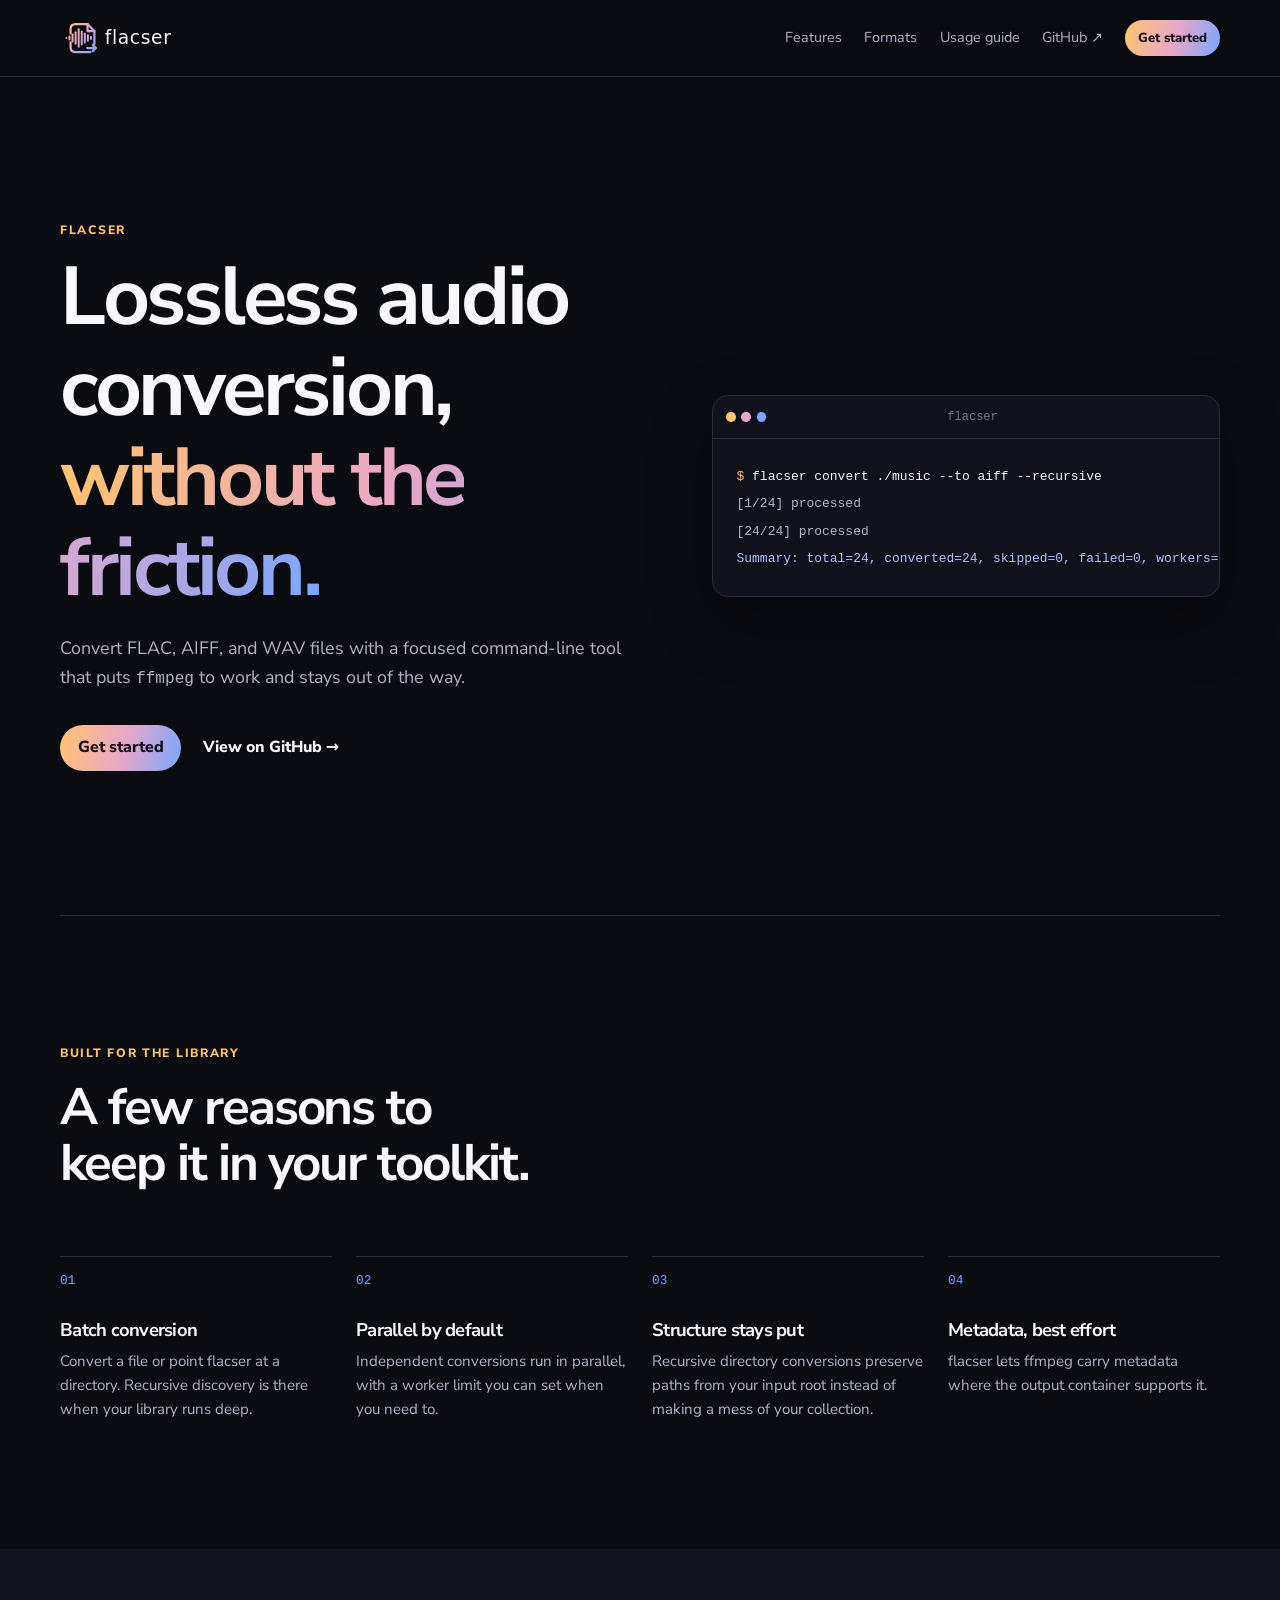
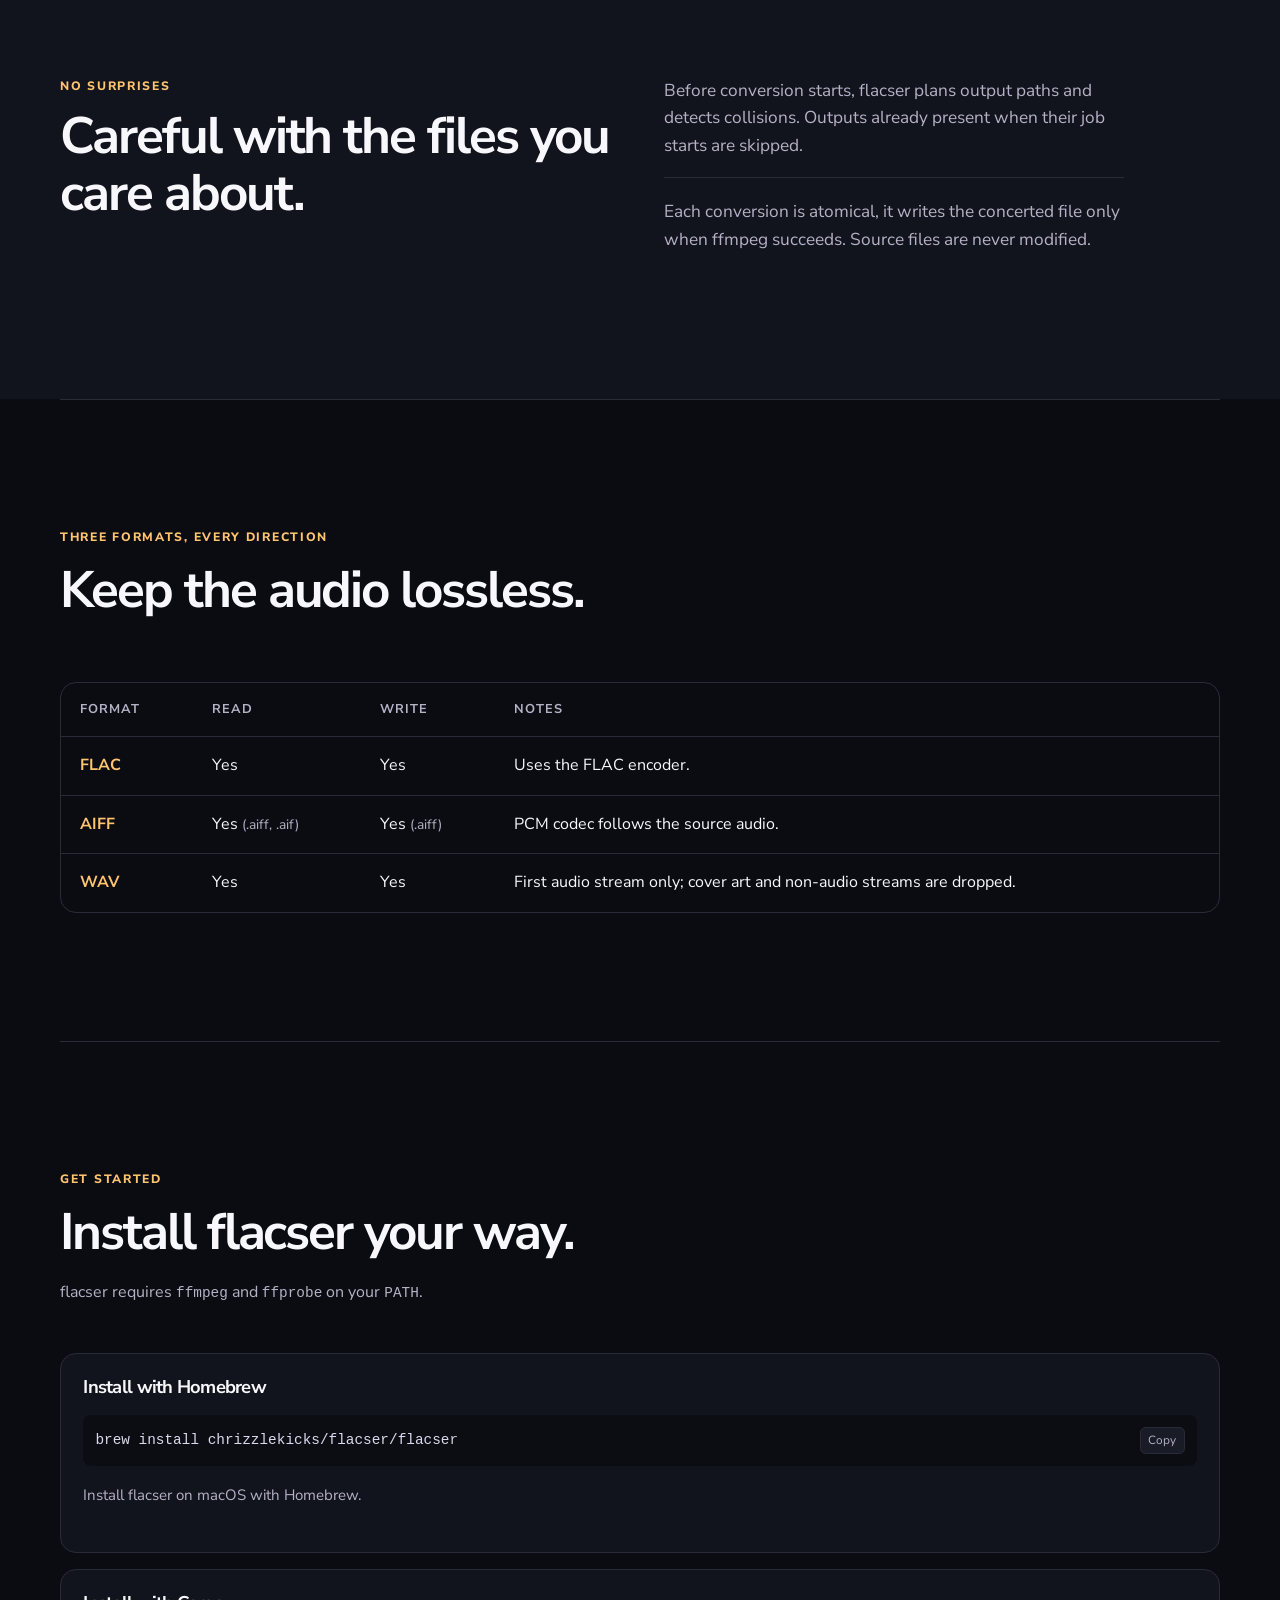
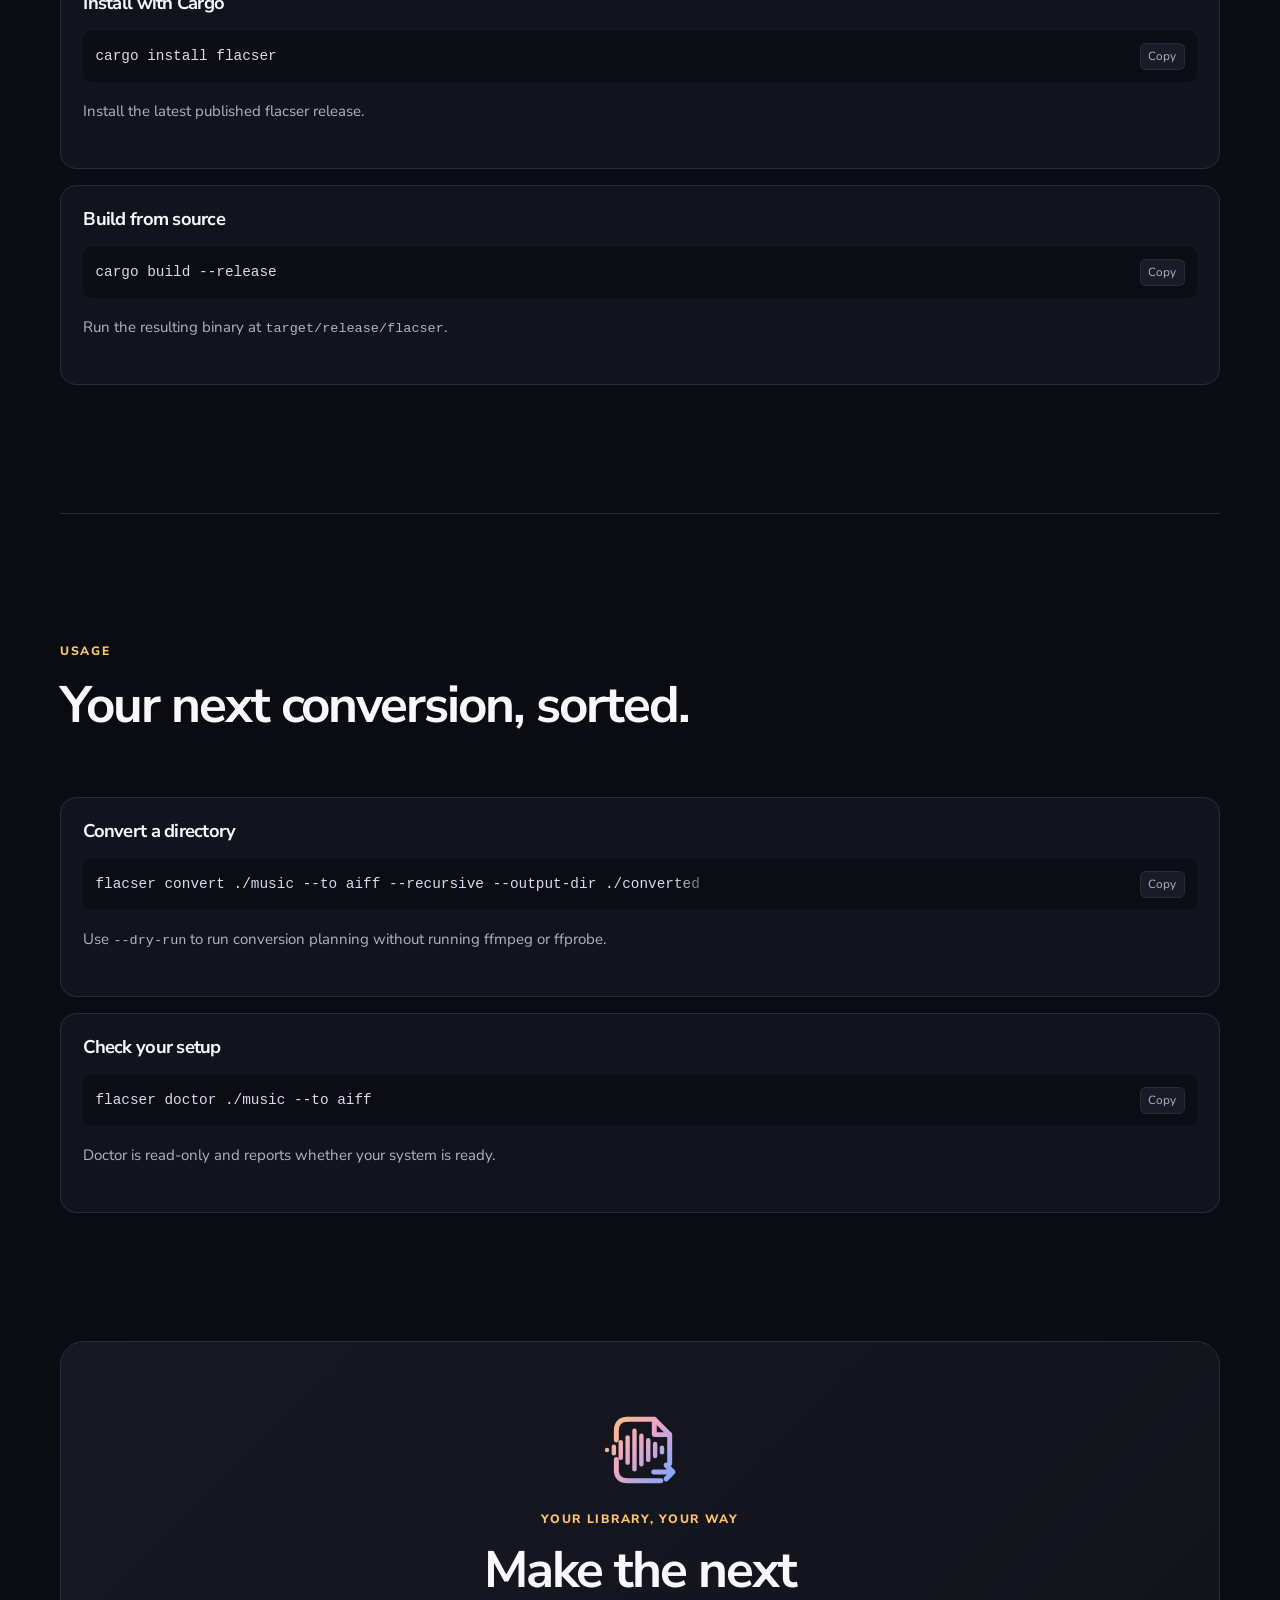
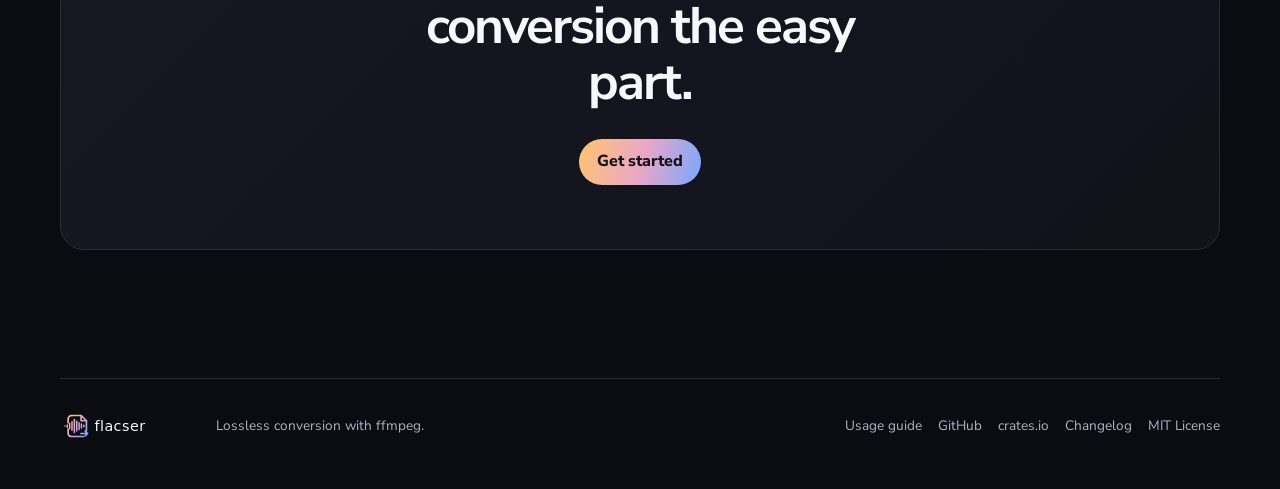
<file: website/index.html>
<!doctype html>
<html lang="en">
<head>
  <meta charset="utf-8">
  <meta name="viewport" content="width=device-width, initial-scale=1">
  <title>flacser — Lossless audio conversion, without the friction.</title>
  <meta name="description" content="A fast CLI for converting FLAC, AIFF, and WAV files with ffmpeg.">
  <link rel="canonical" href="https://chrizzlekicks.github.io/flacser/">
  <link rel="icon" href="assets/brand/flacser-icon.svg" type="image/svg+xml">
  <meta property="og:title" content="flacser — Lossless audio conversion, without the friction.">
  <meta property="og:description" content="Convert FLAC, AIFF, and WAV files with a focused CLI built on ffmpeg.">
  <meta property="og:type" content="website">
  <meta property="og:url" content="https://chrizzlekicks.github.io/flacser/">
  <meta property="og:image" content="https://chrizzlekicks.github.io/flacser/assets/images/social-preview.png">
  <meta name="twitter:card" content="summary_large_image">
  <link rel="preconnect" href="https://fonts.googleapis.com">
  <link rel="preconnect" href="https://fonts.gstatic.com" crossorigin>
  <link href="https://fonts.googleapis.com/css2?family=Nunito+Sans:wght@400..800&display=swap" rel="stylesheet">
  <link rel="stylesheet" href="styles.css">
  <script src="script.js" defer></script>
</head>
<body>
  <a class="skip-link" href="#main">Skip to content</a>
  <header class="site-header">
    <nav class="nav container" aria-label="Primary navigation">
      <a class="brand" href="#top" aria-label="flacser home"><img src="assets/brand/flacser-horizontal-dark.svg" alt="flacser"></a>
      <button class="menu-button" type="button" aria-expanded="false" aria-controls="nav-links">Menu</button>
      <div class="nav-links" id="nav-links">
        <a href="#features">Features</a>
        <a href="#formats">Formats</a>
        <a href="usage.html">Usage guide</a>
        <a href="https://github.com/chrizzlekicks/flacser">GitHub <span aria-hidden="true">↗</span></a>
        <a class="button button-small" href="#get-started">Get started</a>
      </div>
    </nav>
  </header>

  <main id="main">
    <section class="hero container" id="top">
      <div class="hero-copy">
        <p class="eyebrow">flacser</p>
        <h1>Lossless audio conversion, <span>without the friction.</span></h1>
        <p class="lede">Convert FLAC, AIFF, and WAV files with a focused command-line tool that puts <code>ffmpeg</code> to work and stays out of the way.</p>
        <div class="actions">
          <a class="button" href="#get-started">Get started</a>
          <a class="text-link" href="https://github.com/chrizzlekicks/flacser">View on GitHub <span aria-hidden="true">→</span></a>
        </div>
      </div>
      <div class="terminal" aria-label="Terminal example">
        <div class="terminal-bar"><span></span><span></span><span></span><p>flacser</p></div>
        <pre><code><span class="prompt">$</span> flacser convert ./music --to aiff --recursive
<span class="muted">[1/24] processed</span>
<span class="muted">[24/24] processed</span>
<span class="success">Summary: total=24, converted=24, skipped=0, failed=0, workers=7</span></code></pre>
      </div>
    </section>

    <section class="section container" id="features" aria-labelledby="features-title">
      <div class="section-heading"><p class="eyebrow">Built for the library</p><h2 id="features-title">A few reasons to keep it in your toolkit.</h2></div>
      <div class="benefits">
        <article><span class="number">01</span><h3>Batch conversion</h3><p>Convert a file or point flacser at a directory. Recursive discovery is there when your library runs deep.</p></article>
        <article><span class="number">02</span><h3>Parallel by default</h3><p>Independent conversions run in parallel, with a worker limit you can set when you need to.</p></article>
        <article><span class="number">03</span><h3>Structure stays put</h3><p>Recursive directory conversions preserve paths from your input root instead of making a mess of your collection.</p></article>
        <article><span class="number">04</span><h3>Metadata, best effort</h3><p>flacser lets ffmpeg carry metadata where the output container supports it.</p></article>
      </div>
    </section>

    <section class="safety-wrap" id="safety" aria-labelledby="safety-title">
      <div class="section container safety">
        <div><p class="eyebrow">No surprises</p><h2 id="safety-title">Careful with the files you care about.</h2></div>
        <div class="safety-copy"><p>Before conversion starts, flacser plans output paths and detects collisions. Outputs already present when their job starts are skipped.</p><p>Each conversion is atomical, it writes the concerted file only when ffmpeg succeeds. Source files are never modified.</p></div>
      </div>
    </section>

    <section class="section container" id="formats" aria-labelledby="formats-title">
      <div class="section-heading"><p class="eyebrow">Three formats, every direction</p><h2 id="formats-title">Keep the audio lossless.</h2></div>
      <div class="format-table" role="region" aria-label="Supported conversion formats" tabindex="0">
        <table>
          <thead><tr><th scope="col">Format</th><th scope="col">Read</th><th scope="col">Write</th><th scope="col">Notes</th></tr></thead>
          <tbody>
            <tr><th scope="row">FLAC</th><td data-label="Read">Yes</td><td data-label="Write">Yes</td><td data-label="Notes">Uses the FLAC encoder.</td></tr>
            <tr><th scope="row">AIFF</th><td data-label="Read">Yes <span class="subtle">(.aiff, .aif)</span></td><td data-label="Write">Yes <span class="subtle">(.aiff)</span></td><td data-label="Notes">PCM codec follows the source audio.</td></tr>
            <tr><th scope="row">WAV</th><td data-label="Read">Yes</td><td data-label="Write">Yes</td><td data-label="Notes">First audio stream only; cover art and non-audio streams are dropped.</td></tr>
          </tbody>
        </table>
      </div>
    </section>

    <section class="section container" id="get-started" aria-labelledby="get-started-title">
      <div class="section-heading"><p class="eyebrow">Get started</p><h2 id="get-started-title">Install flacser your way.</h2><p>flacser requires <code>ffmpeg</code> and <code>ffprobe</code> on your <code>PATH</code>.</p></div>
      <div class="code-grid">
        <article class="code-card"><h3>Install with Homebrew</h3><div class="command"><code>brew install chrizzlekicks/flacser/flacser</code><button type="button" class="copy-button" data-copy="brew install chrizzlekicks/flacser/flacser" aria-label="Copy Homebrew install command">Copy</button></div><p>Install flacser on macOS with Homebrew.</p></article>
        <article class="code-card"><h3>Install with Cargo</h3><div class="command"><code>cargo install flacser</code><button type="button" class="copy-button" data-copy="cargo install flacser" aria-label="Copy Cargo install command">Copy</button></div><p>Install the latest published flacser release.</p></article>
        <article class="code-card"><h3>Build from source</h3><div class="command"><code>cargo build --release</code><button type="button" class="copy-button" data-copy="cargo build --release" aria-label="Copy build command">Copy</button></div><p>Run the resulting binary at <code>target/release/flacser</code>.</p></article>
      </div>
    </section>

    <section class="section container install" id="usage" aria-labelledby="usage-title">
      <div class="section-heading"><p class="eyebrow">Usage</p><h2 id="usage-title">Your next conversion, sorted.</h2></div>
      <div class="code-grid">
        <article class="code-card"><h3>Convert a directory</h3><div class="command"><code>flacser convert ./music --to aiff --recursive --output-dir ./converted</code><button type="button" class="copy-button" data-copy="flacser convert ./music --to aiff --recursive --output-dir ./converted" aria-label="Copy conversion command">Copy</button></div><p>Use <code>--dry-run</code> to run conversion planning without running ffmpeg or ffprobe.</p></article>
        <article class="code-card"><h3>Check your setup</h3><div class="command"><code>flacser doctor ./music --to aiff</code><button type="button" class="copy-button" data-copy="flacser doctor ./music --to aiff" aria-label="Copy doctor command">Copy</button></div><p>Doctor is read-only and reports whether your system is ready.</p></article>
      </div>
    </section>

    <section class="final-cta container" aria-labelledby="cta-title">
      <img src="assets/brand/flacser-icon.svg" alt="" width="88" height="88">
      <p class="eyebrow">Your library, your way</p><h2 id="cta-title">Make the next conversion the easy part.</h2>
      <a class="button" href="#get-started">Get started</a>
    </section>
  </main>

  <footer class="footer container">
    <img src="assets/brand/flacser-horizontal-dark.svg" alt="flacser">
    <p>Lossless conversion with ffmpeg.</p>
    <div><a href="usage.html">Usage guide</a><a href="https://github.com/chrizzlekicks/flacser">GitHub</a><a href="https://crates.io/crates/flacser">crates.io</a><a href="https://github.com/chrizzlekicks/flacser/blob/main/CHANGELOG.md">Changelog</a><a href="https://github.com/chrizzlekicks/flacser/blob/main/LICENSE">MIT License</a></div>
  </footer>
</body>
</html>
</file>
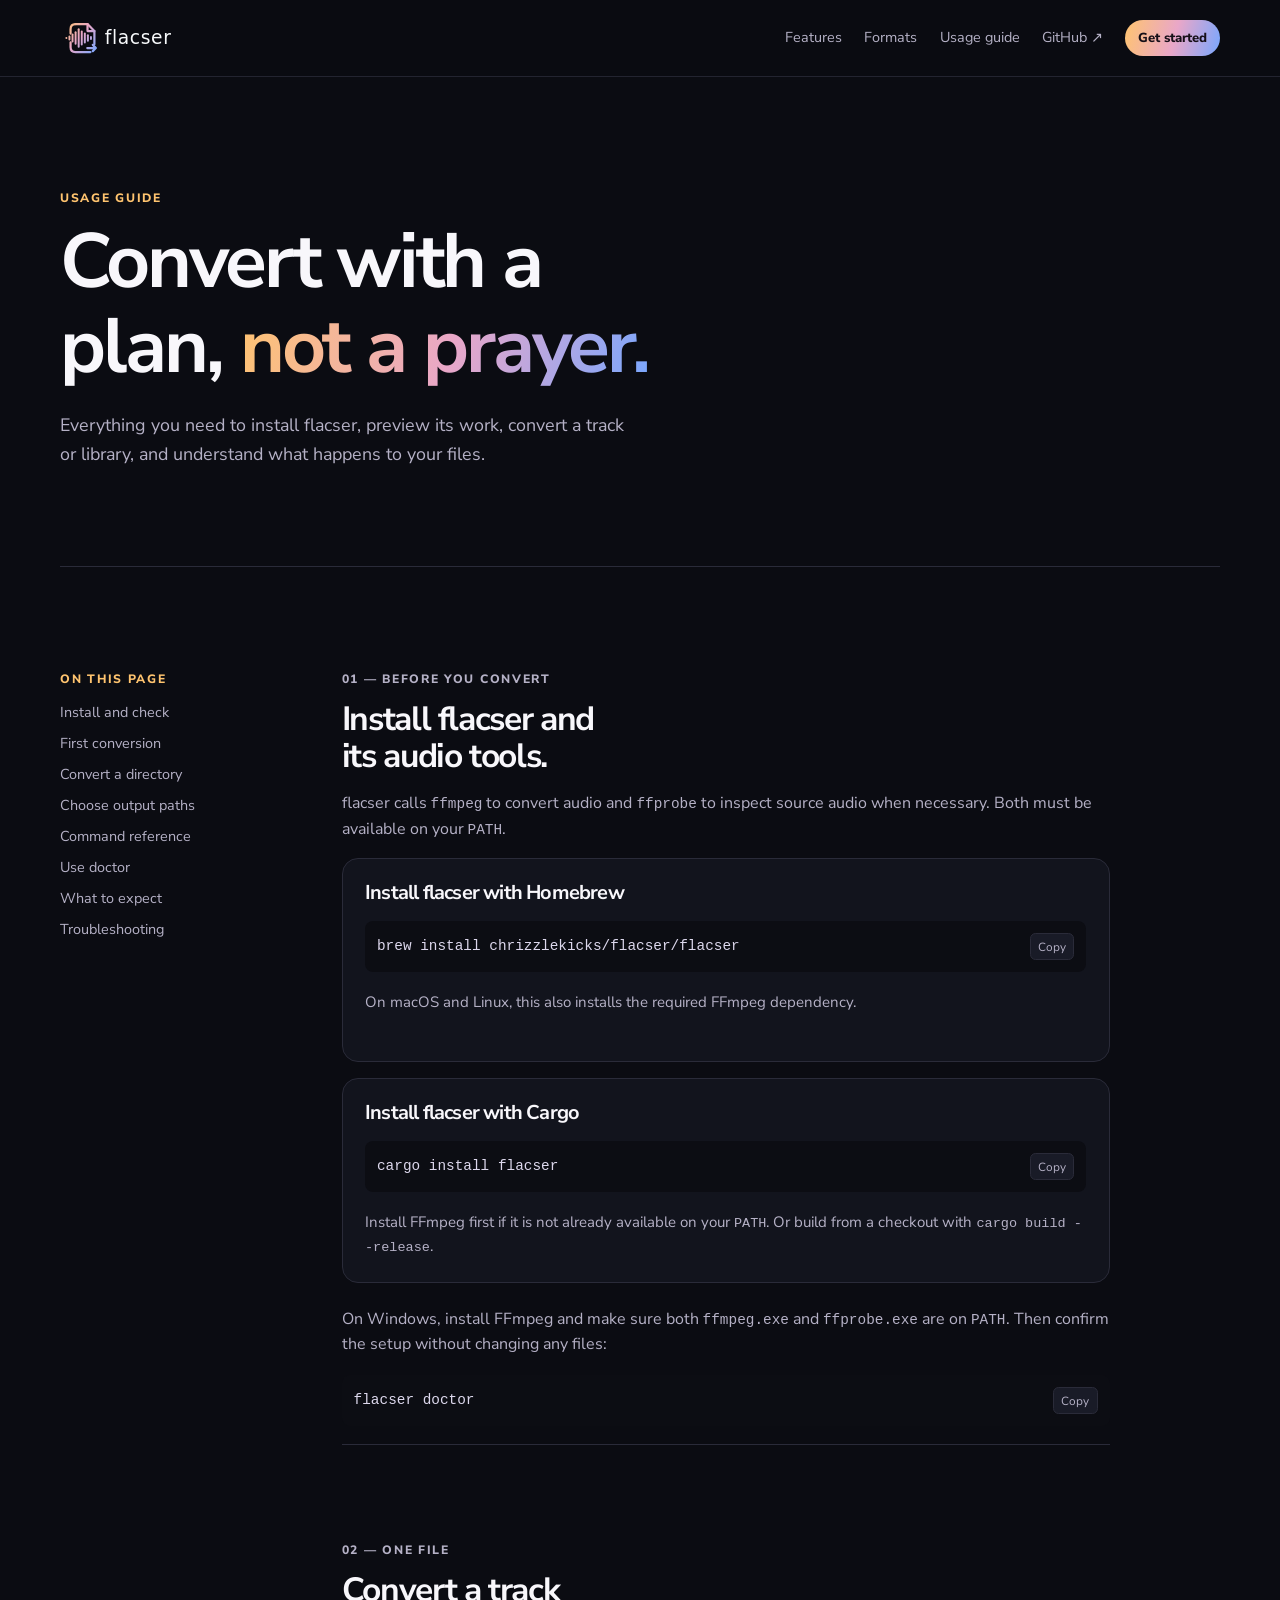
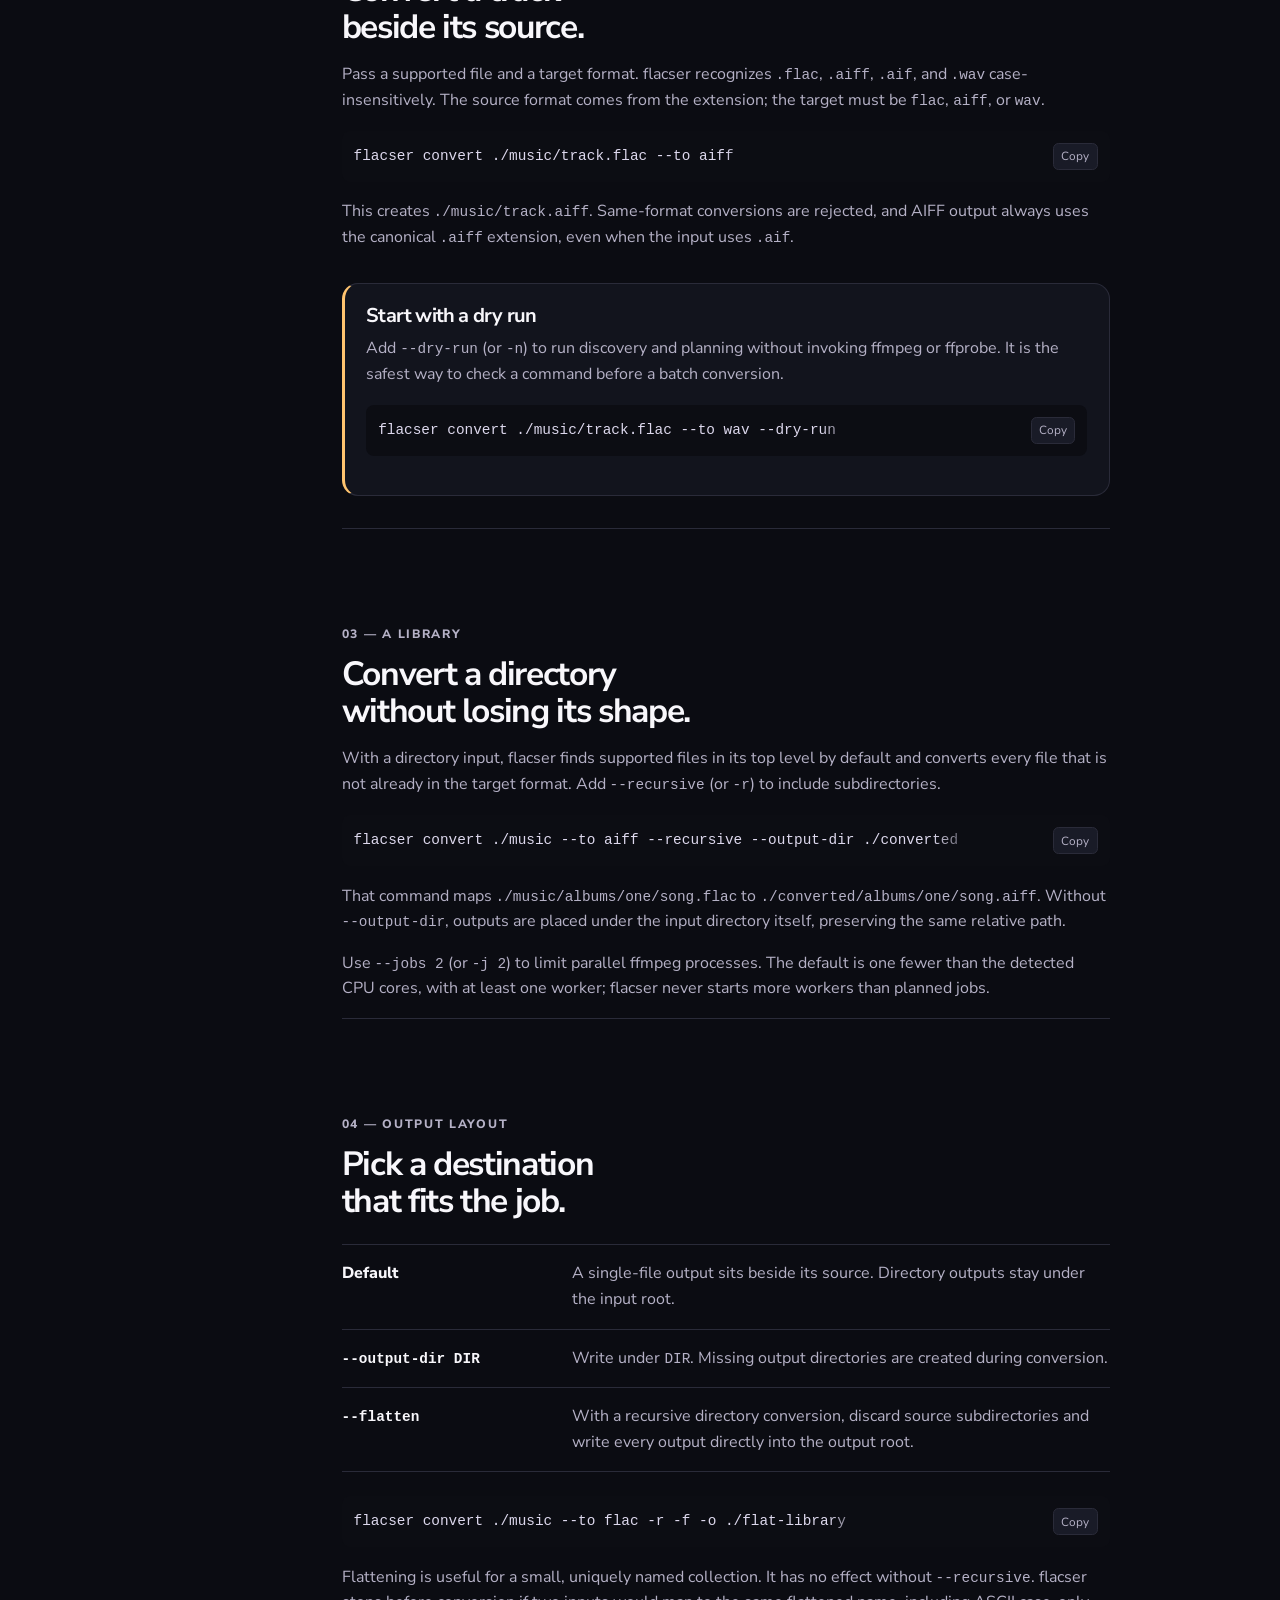
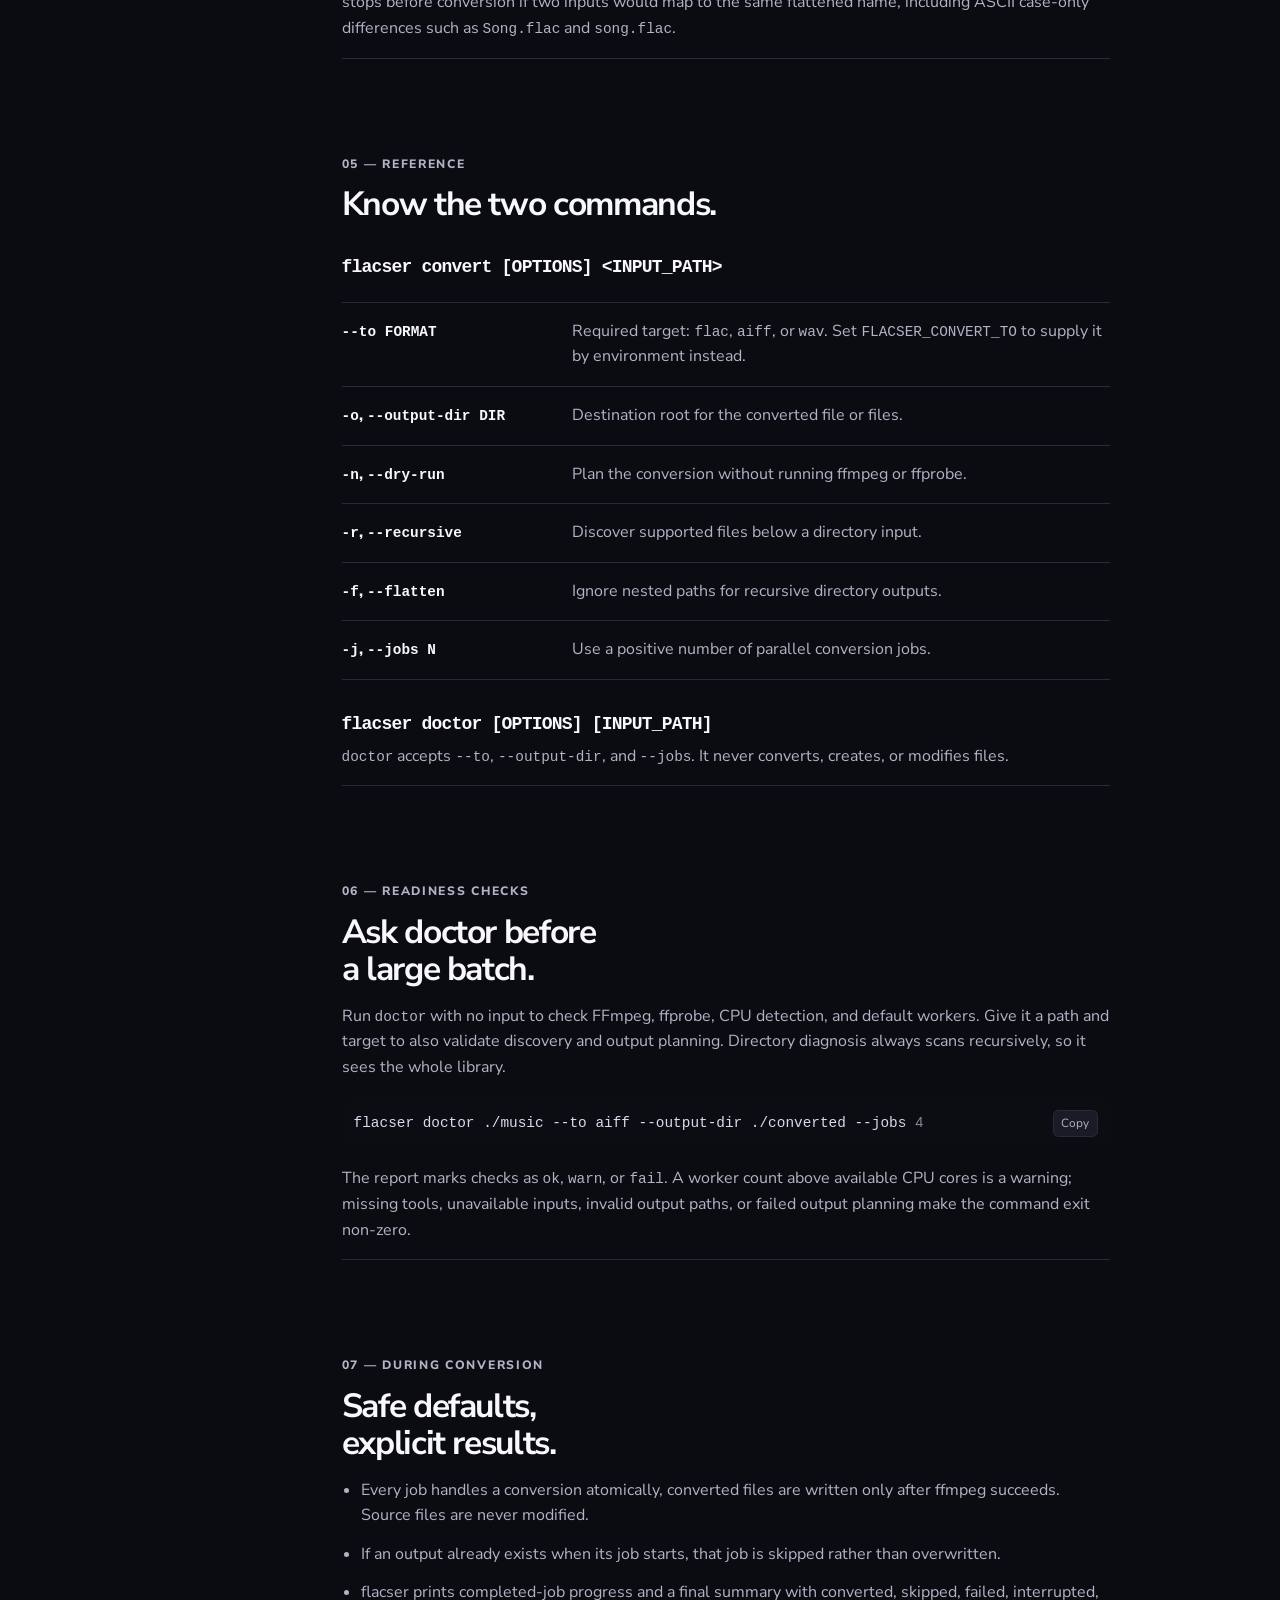
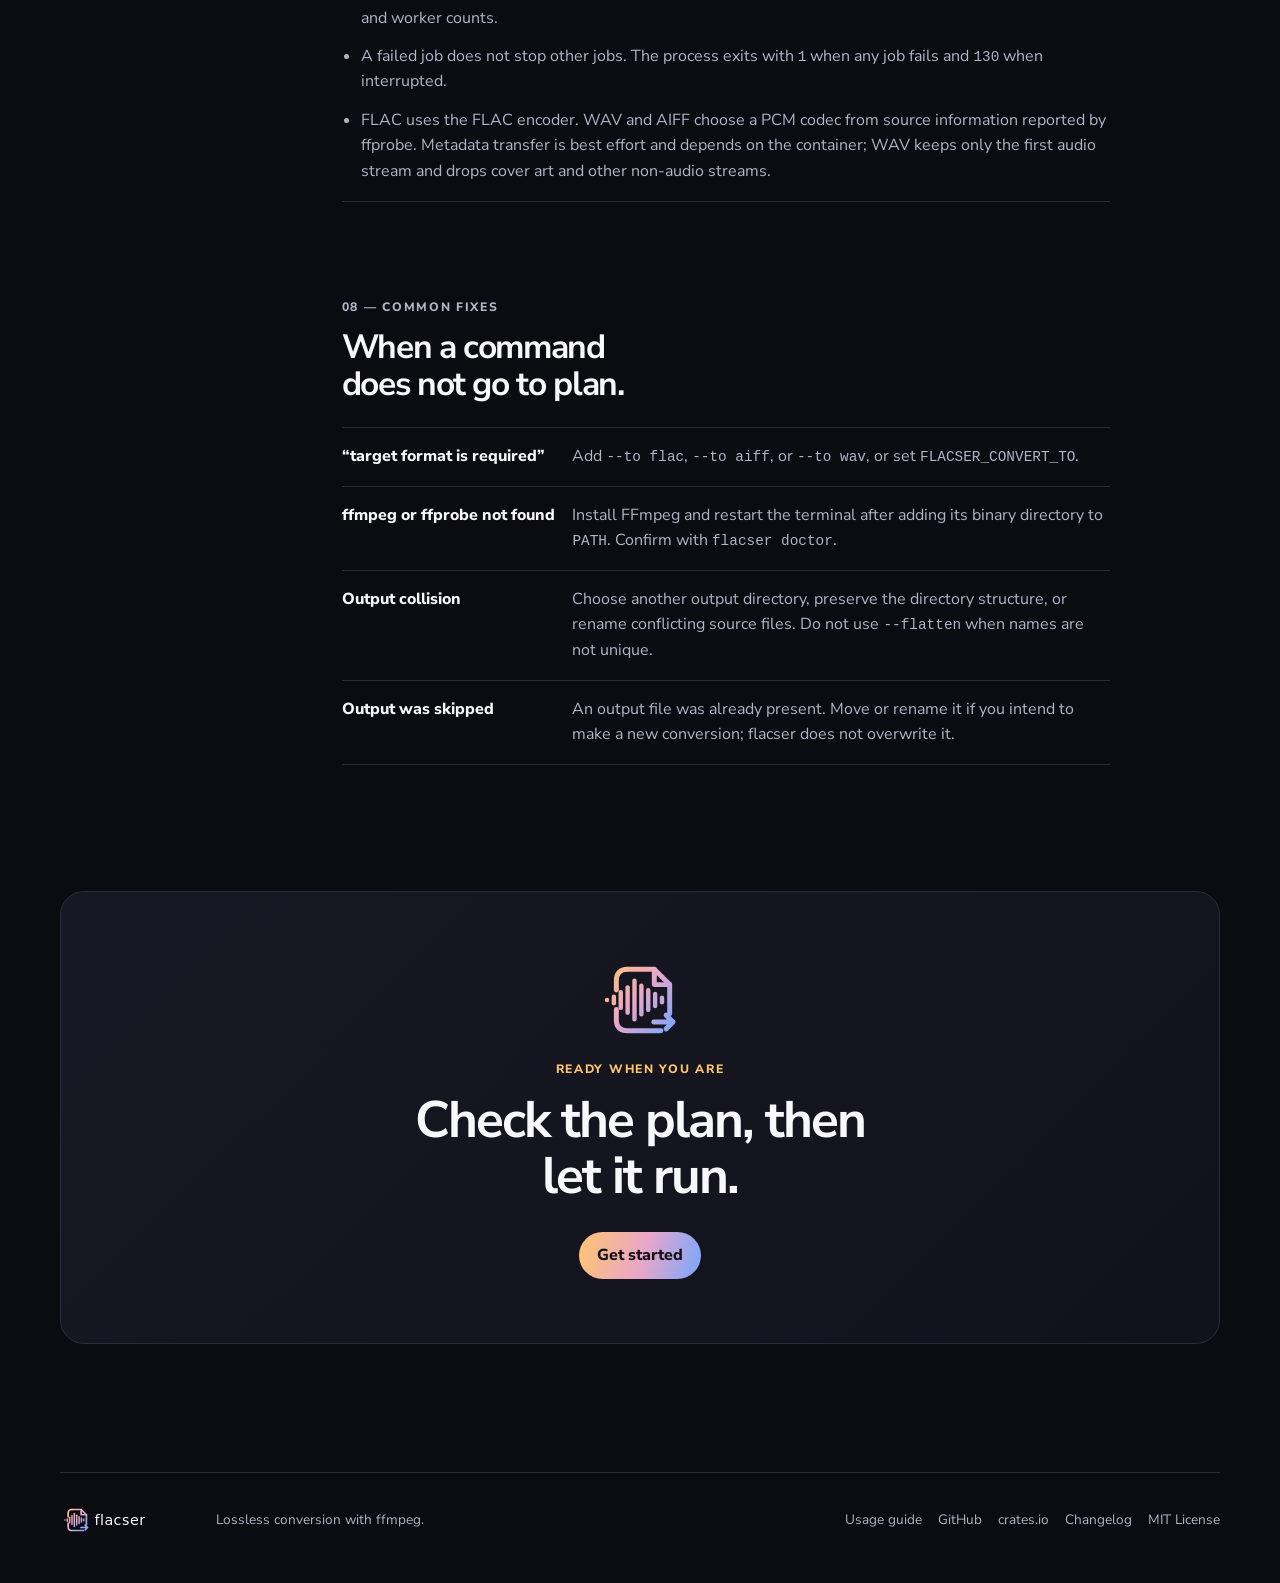
<file: website/usage.html>
<!doctype html>
<html lang="en">
<head>
  <meta charset="utf-8">
  <meta name="viewport" content="width=device-width, initial-scale=1">
  <title>Usage guide — flacser</title>
  <meta name="description" content="A complete guide to installing, configuring, and using flacser for lossless audio conversion.">
  <link rel="canonical" href="https://chrizzlekicks.github.io/flacser/usage.html">
  <link rel="icon" href="assets/brand/flacser-icon.svg" type="image/svg+xml">
  <meta property="og:title" content="Usage guide — flacser">
  <meta property="og:description" content="Install, configure, and use flacser for safe lossless audio conversion.">
  <meta property="og:type" content="website">
  <meta property="og:url" content="https://chrizzlekicks.github.io/flacser/usage.html">
  <meta property="og:image" content="https://chrizzlekicks.github.io/flacser/assets/images/social-preview.png">
  <meta name="twitter:card" content="summary_large_image">
  <link rel="preconnect" href="https://fonts.googleapis.com">
  <link rel="preconnect" href="https://fonts.gstatic.com" crossorigin>
  <link href="https://fonts.googleapis.com/css2?family=Nunito+Sans:wght@400..800&display=swap" rel="stylesheet">
  <link rel="stylesheet" href="styles.css">
  <script src="script.js" defer></script>
</head>
<body>
  <a class="skip-link" href="#main">Skip to content</a>
  <header class="site-header">
    <nav class="nav container" aria-label="Primary navigation">
      <a class="brand" href="index.html" aria-label="flacser home"><img src="assets/brand/flacser-horizontal-dark.svg" alt="flacser"></a>
      <button class="menu-button" type="button" aria-expanded="false" aria-controls="nav-links">Menu</button>
      <div class="nav-links" id="nav-links">
        <a href="index.html#features">Features</a>
        <a href="index.html#formats">Formats</a>
        <a href="usage.html" aria-current="page">Usage guide</a>
        <a href="https://github.com/chrizzlekicks/flacser">GitHub <span aria-hidden="true">↗</span></a>
        <a class="button button-small" href="index.html#get-started">Get started</a>
      </div>
    </nav>
  </header>

  <main id="main">
    <section class="docs-hero container">
      <p class="eyebrow">Usage guide</p>
      <h1>Convert with a plan, <span>not a prayer.</span></h1>
      <p class="lede">Everything you need to install flacser, preview its work, convert a track or library, and understand what happens to your files.</p>
    </section>

    <div class="docs-layout container">
      <aside class="docs-toc" aria-label="On this page">
        <p class="eyebrow">On this page</p>
        <a href="#install">Install and check</a>
        <a href="#first-conversion">First conversion</a>
        <a href="#directory-conversion">Convert a directory</a>
        <a href="#output-paths">Choose output paths</a>
        <a href="#options">Command reference</a>
        <a href="#doctor">Use doctor</a>
        <a href="#what-to-expect">What to expect</a>
        <a href="#troubleshooting">Troubleshooting</a>
      </aside>

      <article class="docs-content">
        <section id="install" aria-labelledby="install-title">
          <p class="eyebrow">01 — Before you convert</p>
          <h2 id="install-title">Install flacser and its audio tools.</h2>
          <p>flacser calls <code>ffmpeg</code> to convert audio and <code>ffprobe</code> to inspect source audio when necessary. Both must be available on your <code>PATH</code>.</p>
          <div class="code-grid docs-cards">
            <article class="code-card docs-card-full"><h3>Install flacser with Homebrew</h3><div class="command"><code>brew install chrizzlekicks/flacser/flacser</code><button type="button" class="copy-button" data-copy="brew install chrizzlekicks/flacser/flacser" aria-label="Copy Homebrew install command">Copy</button></div><p>On macOS and Linux, this also installs the required FFmpeg dependency.</p></article>
            <article class="code-card docs-card-full"><h3>Install flacser with Cargo</h3><div class="command"><code>cargo install flacser</code><button type="button" class="copy-button" data-copy="cargo install flacser" aria-label="Copy Cargo install command">Copy</button></div><p>Install FFmpeg first if it is not already available on your <code>PATH</code>. Or build from a checkout with <code>cargo build --release</code>.</p></article>
          </div>
          <p>On Windows, install FFmpeg and make sure both <code>ffmpeg.exe</code> and <code>ffprobe.exe</code> are on <code>PATH</code>. Then confirm the setup without changing any files:</p>
          <div class="command"><code>flacser doctor</code><button type="button" class="copy-button" data-copy="flacser doctor" aria-label="Copy doctor command">Copy</button></div>
        </section>

        <section id="first-conversion" aria-labelledby="first-conversion-title">
          <p class="eyebrow">02 — One file</p>
          <h2 id="first-conversion-title">Convert a track beside its source.</h2>
          <p>Pass a supported file and a target format. flacser recognizes <code>.flac</code>, <code>.aiff</code>, <code>.aif</code>, and <code>.wav</code> case-insensitively. The source format comes from the extension; the target must be <code>flac</code>, <code>aiff</code>, or <code>wav</code>.</p>
          <div class="command"><code>flacser convert ./music/track.flac --to aiff</code><button type="button" class="copy-button" data-copy="flacser convert ./music/track.flac --to aiff" aria-label="Copy single-file conversion command">Copy</button></div>
          <p>This creates <code>./music/track.aiff</code>. Same-format conversions are rejected, and AIFF output always uses the canonical <code>.aiff</code> extension, even when the input uses <code>.aif</code>.</p>
          <div class="callout"><h3>Start with a dry run</h3><p>Add <code>--dry-run</code> (or <code>-n</code>) to run discovery and planning without invoking ffmpeg or ffprobe. It is the safest way to check a command before a batch conversion.</p><div class="command"><code>flacser convert ./music/track.flac --to wav --dry-run</code><button type="button" class="copy-button" data-copy="flacser convert ./music/track.flac --to wav --dry-run" aria-label="Copy dry-run command">Copy</button></div></div>
        </section>

        <section id="directory-conversion" aria-labelledby="directory-conversion-title">
          <p class="eyebrow">03 — A library</p>
          <h2 id="directory-conversion-title">Convert a directory without losing its shape.</h2>
          <p>With a directory input, flacser finds supported files in its top level by default and converts every file that is not already in the target format. Add <code>--recursive</code> (or <code>-r</code>) to include subdirectories.</p>
          <div class="command"><code>flacser convert ./music --to aiff --recursive --output-dir ./converted</code><button type="button" class="copy-button" data-copy="flacser convert ./music --to aiff --recursive --output-dir ./converted" aria-label="Copy recursive directory conversion command">Copy</button></div>
          <p>That command maps <code>./music/albums/one/song.flac</code> to <code>./converted/albums/one/song.aiff</code>. Without <code>--output-dir</code>, outputs are placed under the input directory itself, preserving the same relative path.</p>
          <p>Use <code>--jobs 2</code> (or <code>-j 2</code>) to limit parallel ffmpeg processes. The default is one fewer than the detected CPU cores, with at least one worker; flacser never starts more workers than planned jobs.</p>
        </section>

        <section id="output-paths" aria-labelledby="output-paths-title">
          <p class="eyebrow">04 — Output layout</p>
          <h2 id="output-paths-title">Pick a destination that fits the job.</h2>
          <dl class="docs-list">
            <div><dt>Default</dt><dd>A single-file output sits beside its source. Directory outputs stay under the input root.</dd></div>
            <div><dt><code>--output-dir DIR</code></dt><dd>Write under <code>DIR</code>. Missing output directories are created during conversion.</dd></div>
            <div><dt><code>--flatten</code></dt><dd>With a recursive directory conversion, discard source subdirectories and write every output directly into the output root.</dd></div>
          </dl>
          <div class="command"><code>flacser convert ./music --to flac -r -f -o ./flat-library</code><button type="button" class="copy-button" data-copy="flacser convert ./music --to flac -r -f -o ./flat-library" aria-label="Copy flattened conversion command">Copy</button></div>
          <p>Flattening is useful for a small, uniquely named collection. It has no effect without <code>--recursive</code>. flacser stops before conversion if two inputs would map to the same flattened name, including ASCII case-only differences such as <code>Song.flac</code> and <code>song.flac</code>.</p>
        </section>

        <section id="options" aria-labelledby="options-title">
          <p class="eyebrow">05 — Reference</p>
          <h2 id="options-title">Know the two commands.</h2>
          <h3><code>flacser convert [OPTIONS] &lt;INPUT_PATH&gt;</code></h3>
          <dl class="docs-list">
            <div><dt><code>--to FORMAT</code></dt><dd>Required target: <code>flac</code>, <code>aiff</code>, or <code>wav</code>. Set <code>FLACSER_CONVERT_TO</code> to supply it by environment instead.</dd></div>
            <div><dt><code>-o</code>, <code>--output-dir DIR</code></dt><dd>Destination root for the converted file or files.</dd></div>
            <div><dt><code>-n</code>, <code>--dry-run</code></dt><dd>Plan the conversion without running ffmpeg or ffprobe.</dd></div>
            <div><dt><code>-r</code>, <code>--recursive</code></dt><dd>Discover supported files below a directory input.</dd></div>
            <div><dt><code>-f</code>, <code>--flatten</code></dt><dd>Ignore nested paths for recursive directory outputs.</dd></div>
            <div><dt><code>-j</code>, <code>--jobs N</code></dt><dd>Use a positive number of parallel conversion jobs.</dd></div>
          </dl>
          <h3><code>flacser doctor [OPTIONS] [INPUT_PATH]</code></h3>
          <p><code>doctor</code> accepts <code>--to</code>, <code>--output-dir</code>, and <code>--jobs</code>. It never converts, creates, or modifies files.</p>
        </section>

        <section id="doctor" aria-labelledby="doctor-title">
          <p class="eyebrow">06 — Readiness checks</p>
          <h2 id="doctor-title">Ask doctor before a large batch.</h2>
          <p>Run <code>doctor</code> with no input to check FFmpeg, ffprobe, CPU detection, and default workers. Give it a path and target to also validate discovery and output planning. Directory diagnosis always scans recursively, so it sees the whole library.</p>
          <div class="command"><code>flacser doctor ./music --to aiff --output-dir ./converted --jobs 4</code><button type="button" class="copy-button" data-copy="flacser doctor ./music --to aiff --output-dir ./converted --jobs 4" aria-label="Copy detailed doctor command">Copy</button></div>
          <p>The report marks checks as <code>ok</code>, <code>warn</code>, or <code>fail</code>. A worker count above available CPU cores is a warning; missing tools, unavailable inputs, invalid output paths, or failed output planning make the command exit non-zero.</p>
        </section>

        <section id="what-to-expect" aria-labelledby="what-to-expect-title">
          <p class="eyebrow">07 — During conversion</p>
          <h2 id="what-to-expect-title">Safe defaults, explicit results.</h2>
          <ul class="docs-bullets">
            <li>Every job handles a conversion atomically, converted files are written only after ffmpeg succeeds. Source files are never modified.</li>
            <li>If an output already exists when its job starts, that job is skipped rather than overwritten.</li>
            <li>flacser prints completed-job progress and a final summary with converted, skipped, failed, interrupted, and worker counts.</li>
            <li>A failed job does not stop other jobs. The process exits with <code>1</code> when any job fails and <code>130</code> when interrupted.</li>
            <li>FLAC uses the FLAC encoder. WAV and AIFF choose a PCM codec from source information reported by ffprobe. Metadata transfer is best effort and depends on the container; WAV keeps only the first audio stream and drops cover art and other non-audio streams.</li>
          </ul>
        </section>

        <section id="troubleshooting" aria-labelledby="troubleshooting-title">
          <p class="eyebrow">08 — Common fixes</p>
          <h2 id="troubleshooting-title">When a command does not go to plan.</h2>
          <dl class="docs-list">
            <div><dt>“target format is required”</dt><dd>Add <code>--to flac</code>, <code>--to aiff</code>, or <code>--to wav</code>, or set <code>FLACSER_CONVERT_TO</code>.</dd></div>
            <div><dt>ffmpeg or ffprobe not found</dt><dd>Install FFmpeg and restart the terminal after adding its binary directory to <code>PATH</code>. Confirm with <code>flacser doctor</code>.</dd></div>
            <div><dt>Output collision</dt><dd>Choose another output directory, preserve the directory structure, or rename conflicting source files. Do not use <code>--flatten</code> when names are not unique.</dd></div>
            <div><dt>Output was skipped</dt><dd>An output file was already present. Move or rename it if you intend to make a new conversion; flacser does not overwrite it.</dd></div>
          </dl>
        </section>
      </article>
    </div>

    <section class="final-cta container" aria-labelledby="cta-title">
      <img src="assets/brand/flacser-icon.svg" alt="" width="88" height="88">
      <p class="eyebrow">Ready when you are</p><h2 id="cta-title">Check the plan, then let it run.</h2>
      <a class="button" href="index.html#get-started">Get started</a>
    </section>
  </main>

  <footer class="footer container">
    <img src="assets/brand/flacser-horizontal-dark.svg" alt="flacser">
    <p>Lossless conversion with ffmpeg.</p>
    <div><a href="usage.html">Usage guide</a><a href="https://github.com/chrizzlekicks/flacser">GitHub</a><a href="https://crates.io/crates/flacser">crates.io</a><a href="https://github.com/chrizzlekicks/flacser/blob/main/CHANGELOG.md">Changelog</a><a href="https://github.com/chrizzlekicks/flacser/blob/main/LICENSE">MIT License</a></div>
  </footer>
</body>
</html>
</file>
<file: website/styles.css>
:root {
  --bg: #0b0c12;
  --surface: #12141d;
  --surface-raised: #191b27;
  --text: #f8f7fb;
  --muted: #b5b1c6;
  --faint: #77738b;
  --line: #2a2b39;
  --peach: #ffc46f;
  --pink: #e9a7c8;
  --blue: #78a7ff;
  --gradient: linear-gradient(105deg, var(--peach), var(--pink) 52%, var(--blue));
  --sans: "Nunito Sans", system-ui, sans-serif;
  --mono: "SFMono-Regular", Consolas, "Liberation Mono", monospace;
  --max: 1160px;
  --space: clamp(1.25rem, 3vw, 2rem);
  --radius: 1rem;
}

* { box-sizing: border-box; }
html { scroll-behavior: smooth; scroll-padding-top: 5.5rem; }
body { margin: 0; color: var(--text); background: var(--bg); font-family: var(--sans); font-size: 1rem; line-height: 1.6; }
a { color: inherit; text-decoration: none; }
img { display: block; max-width: 100%; }
code, pre { font-family: var(--mono); }
code { font-size: .9em; }
:focus-visible { outline: 3px solid var(--peach); outline-offset: 4px; }
.skip-link { position: fixed; z-index: 10; top: 1rem; left: 1rem; padding: .55rem 1rem; color: #171018; background: var(--peach); transform: translateY(-200%); }
.skip-link:focus { transform: translateY(0); }
.container { width: min(var(--max), calc(100% - 2 * var(--space))); margin-inline: auto; }

.site-header { position: sticky; top: 0; z-index: 4; border-bottom: 1px solid color-mix(in srgb, var(--line) 80%, transparent); background: color-mix(in srgb, var(--bg) 92%, transparent); backdrop-filter: blur(12px); }
.nav { min-height: 4.75rem; display: flex; align-items: center; justify-content: space-between; gap: 1.5rem; }
.brand img { width: 10.75rem; }
.nav-links { display: flex; align-items: center; gap: 1.4rem; color: var(--muted); font-size: .9rem; }
.nav-links > a:not(.button):hover, .footer a:hover, .text-link:hover { color: var(--text); }
.menu-button { display: none; border: 0; padding: .5rem; color: var(--text); background: none; font: inherit; }
.button { display: inline-flex; align-items: center; justify-content: center; min-height: 2.8rem; padding: .65rem 1.1rem; border-radius: 999px; color: #171018; background: var(--gradient); font-weight: 800; transition: transform .2s ease, filter .2s ease; }
.button:hover { transform: translateY(-2px); filter: brightness(1.08); }
.button-small { min-height: 2.25rem; padding: .4rem .8rem; font-size: .82rem; }

.hero { display: grid; grid-template-columns: 1.05fr .95fr; align-items: center; gap: clamp(2.5rem, 7vw, 7rem); min-height: min(760px, calc(100vh - 4.75rem)); padding-block: clamp(5rem, 12vw, 9rem); }
.eyebrow { margin: 0 0 .75rem; color: var(--peach); font-size: .76rem; font-weight: 800; letter-spacing: .14em; text-transform: uppercase; }
h1, h2, h3, p { margin-top: 0; }
h1, h2, h3 { line-height: 1.1; letter-spacing: -.04em; }
h1 { max-width: 11ch; margin-bottom: 1.35rem; font-size: clamp(3rem, 6.4vw, 5.8rem); }
h1 span { background: var(--gradient); -webkit-background-clip: text; background-clip: text; color: transparent; }
h2 { max-width: 18ch; margin-bottom: 1rem; font-size: clamp(2.15rem, 4vw, 3.5rem); }
h3 { margin-bottom: .55rem; font-size: 1.15rem; }
.lede, .section-heading > p:not(.eyebrow), .benefits p, .safety-copy, .code-card p { color: var(--muted); }
.lede { max-width: 52ch; font-size: 1.12rem; }
.actions { display: flex; align-items: center; flex-wrap: wrap; gap: 1.35rem; margin-top: 2rem; }
.text-link { font-weight: 800; }
.terminal { overflow: hidden; border: 1px solid var(--line); border-radius: var(--radius); background: #10111a; box-shadow: 0 1.5rem 4rem #0005; }
.terminal-bar { display: flex; align-items: center; gap: .35rem; min-height: 2.7rem; padding: 0 .85rem; border-bottom: 1px solid var(--line); }
.terminal-bar span { width: .6rem; height: .6rem; border-radius: 50%; background: var(--faint); }
.terminal-bar span:first-child { background: var(--peach); }.terminal-bar span:nth-child(2) { background: var(--pink); }.terminal-bar span:nth-child(3) { background: var(--blue); }
.terminal-bar p { margin: 0 auto; color: var(--faint); font: .75rem var(--mono); transform: translateX(-1rem); }
pre { overflow: auto; margin: 0; padding: 1.5rem; font-size: clamp(.72rem, 1.5vw, .9rem); line-height: 1.9; }
.prompt { color: var(--peach); }.muted { color: var(--muted); }.success { color: #aebfff; }

.section { padding-block: clamp(5rem, 10vw, 8rem); border-top: 1px solid var(--line); }
.section-heading { display: grid; gap: .2rem; margin-bottom: 3rem; }
.section-heading h2 { max-width: 24ch; text-wrap: balance; }
.section-heading > p:not(.eyebrow) { margin-bottom: 0; }
.benefits { display: grid; grid-template-columns: repeat(4, 1fr); gap: 1.5rem; }
.benefits article { padding-top: 1rem; border-top: 1px solid var(--line); }
.benefits p, .code-card p { margin-bottom: 0; font-size: .94rem; }
.number { display: block; margin-bottom: 2rem; color: var(--blue); font: .8rem var(--mono); }
.safety-wrap { background: var(--surface); }
.safety { display: grid; grid-template-columns: 1fr 1fr; gap: 3rem; border-top: 0; }
.safety-copy { max-width: 46ch; font-size: 1.08rem; }
.safety-copy p + p { padding-top: 1.25rem; border-top: 1px solid var(--line); }
.format-table { overflow-x: auto; border: 1px solid var(--line); border-radius: var(--radius); }
table { width: 100%; border-collapse: collapse; text-align: left; }
th, td { padding: 1rem 1.2rem; border-bottom: 1px solid var(--line); }
thead { color: var(--muted); font-size: .8rem; text-transform: uppercase; letter-spacing: .08em; } tbody tr:last-child > * { border-bottom: 0; } tbody th { color: var(--peach); } .subtle { color: var(--muted); font-size: .86em; }
.code-grid { display: grid; grid-template-columns: 1fr; grid-auto-rows: 1fr; gap: 1rem; }
.code-card { min-height: 12.5rem; padding: 1.4rem; border: 1px solid var(--line); border-radius: var(--radius); background: var(--surface); }
.command { display: flex; align-items: center; justify-content: space-between; gap: .75rem; margin: 1.1rem 0; padding: .75rem; border-radius: .5rem; color: #ddd8ed; background: #0c0d13; }
.command code { overflow-x: auto; padding-right: 1.5rem; white-space: nowrap; -webkit-mask-image: linear-gradient(90deg, #000 92%, transparent); mask-image: linear-gradient(90deg, #000 92%, transparent); }.copy-button { flex: none; border: 1px solid var(--line); border-radius: .35rem; padding: .28rem .45rem; color: var(--muted); background: var(--surface-raised); font: .74rem var(--sans); cursor: pointer; }.copy-button:hover { color: var(--text); }
.final-cta { margin-bottom: clamp(5rem, 10vw, 8rem); padding: clamp(2rem, 6vw, 4rem); border: 1px solid var(--line); border-radius: calc(var(--radius) * 1.5); background: linear-gradient(135deg, #171823, #11121a); text-align: center; }.final-cta img { width: 5.5rem; margin: 0 auto 1rem; }.final-cta h2 { max-width: 15ch; margin-inline: auto; }.final-cta .button { margin-top: .75rem; }
.footer { display: grid; grid-template-columns: auto 1fr auto; align-items: center; gap: 1.5rem; padding: 2rem 0 3rem; border-top: 1px solid var(--line); color: var(--muted); font-size: .85rem; }.footer img { width: 8.25rem; }.footer p { margin: 0; }.footer div { display: flex; flex-wrap: wrap; justify-content: end; gap: 1rem; }

.docs-hero { padding-block: clamp(4rem, 9vw, 7rem) clamp(3rem, 7vw, 5rem); border-bottom: 1px solid var(--line); }.docs-hero h1 { max-width: 13ch; font-size: clamp(3rem, 6vw, 5.2rem); }.docs-layout { display: grid; grid-template-columns: 12rem minmax(0, 1fr); gap: clamp(2.5rem, 7vw, 7rem); padding-block: clamp(4rem, 8vw, 7rem); }.docs-toc { align-self: start; position: sticky; top: 6.5rem; display: grid; gap: .5rem; font-size: .9rem; color: var(--muted); }.docs-toc .eyebrow { margin-bottom: .25rem; }.docs-toc a:hover { color: var(--text); }.docs-content { max-width: 48rem; }.docs-content section + section { padding-top: clamp(4rem, 8vw, 6rem); border-top: 1px solid var(--line); }.docs-content h2 { max-width: 20ch; font-size: clamp(1.6rem, 3vw, 2.1rem); text-wrap: balance; }.docs-content h3 { margin-top: 2rem; font-size: 1.25rem; }.docs-content p, .docs-content li, .docs-list { color: var(--muted); }.docs-cards { grid-template-columns: repeat(2, 1fr); margin-bottom: 1.5rem; }.docs-cards .docs-card-full { grid-column: 1 / -1; }.docs-cards .code-card { min-width: 0; min-height: 0; }.callout { margin: 2rem 0; padding: 1.35rem; border: 1px solid var(--line); border-left: 3px solid var(--peach); border-radius: var(--radius); background: var(--surface); }.callout h3, .docs-cards h3 { margin-top: 0; }.callout p { margin-bottom: 1rem; }.docs-list { margin: 1.5rem 0; }.docs-list div { display: grid; grid-template-columns: minmax(10rem, .8fr) 2fr; gap: 1rem; padding: 1rem 0; border-top: 1px solid var(--line); }.docs-list div:last-child { border-bottom: 1px solid var(--line); }.docs-list dt { color: var(--text); font-weight: 800; }.docs-list dd { margin: 0; }.docs-bullets { padding-left: 1.2rem; color: var(--muted); }.docs-bullets li + li { margin-top: .8rem; }

@media (max-width: 900px) { .benefits { grid-template-columns: repeat(2, 1fr); }.docs-layout { grid-template-columns: 1fr; }.docs-toc { position: static; grid-template-columns: repeat(2, 1fr); padding-bottom: 2rem; border-bottom: 1px solid var(--line); }.docs-toc .eyebrow { grid-column: 1 / -1; } }
@media (max-width: 800px) { .menu-button { display: block; }.nav-links { display: none; position: absolute; top: 4.75rem; right: var(--space); left: var(--space); align-items: stretch; padding: 1rem; border: 1px solid var(--line); border-radius: 0 0 var(--radius) var(--radius); background: var(--surface); }.nav-links.is-open { display: flex; flex-direction: column; }.nav-links .button { margin-top: .4rem; }.hero, .safety { grid-template-columns: 1fr; }.hero { min-height: auto; }.benefits, .code-grid { grid-template-columns: repeat(2, 1fr); }.footer { grid-template-columns: 1fr; }.footer div { justify-content: start; } }
@media (max-width: 520px) {
  :root { --space: 1rem; }
  .nav { min-height: 4.25rem; }.brand img { width: 9rem; }.nav-links { top: 4.25rem; }
  .hero { gap: 2.5rem; padding-block: 3.5rem; }.hero h1 { font-size: clamp(2.65rem, 13vw, 3.25rem); }
  .benefits, .code-grid, .docs-cards { grid-template-columns: 1fr; }.docs-toc { grid-template-columns: 1fr; }.docs-list div { grid-template-columns: 1fr; gap: .25rem; }.actions { align-items: flex-start; flex-direction: column; gap: 1rem; }.button { width: 100%; }
  .terminal { margin-inline: -.25rem; border-radius: .7rem; }.terminal-bar { min-height: 2.4rem; } pre { padding: 1rem; font-size: .72rem; }
  .format-table { margin-inline: 0; overflow: visible; border: 0; }.format-table table, .format-table tbody, .format-table tr, .format-table th, .format-table td { display: block; width: 100%; }
  .format-table thead { position: absolute; width: 1px; height: 1px; overflow: hidden; clip: rect(0 0 0 0); }.format-table tbody { display: grid; gap: .75rem; }
  .format-table tbody tr { padding: .85rem; border: 1px solid var(--line); border-radius: .7rem; }.format-table tbody th { padding: 0 0 .65rem; border-bottom: 1px solid var(--line); }
  .format-table tbody td { display: grid; grid-template-columns: 5.5rem minmax(0, 1fr); align-items: baseline; gap: .5rem; min-width: 0; padding: .55rem 0; border-bottom: 1px solid var(--line); }.format-table tbody td:last-child { border-bottom: 0; padding-bottom: 0; }.format-table tbody td::before { content: attr(data-label); color: var(--muted); font-size: .78rem; font-weight: 700; text-transform: uppercase; letter-spacing: .06em; }
  .code-card { min-width: 0; padding: 1.1rem; }.command { display: grid; grid-template-columns: minmax(0, 1fr) auto; align-items: start; padding: .65rem; }.command code { min-width: 0; overflow-x: auto; white-space: nowrap; overflow-wrap: normal; }.copy-button { padding: .35rem .4rem; }
  .footer { gap: 1rem; }.footer div { gap: .75rem; }
}
@media (prefers-reduced-motion: reduce) { html { scroll-behavior: auto; } *, *::before, *::after { transition-duration: .01ms !important; animation-duration: .01ms !important; animation-iteration-count: 1 !important; } }
</file>
